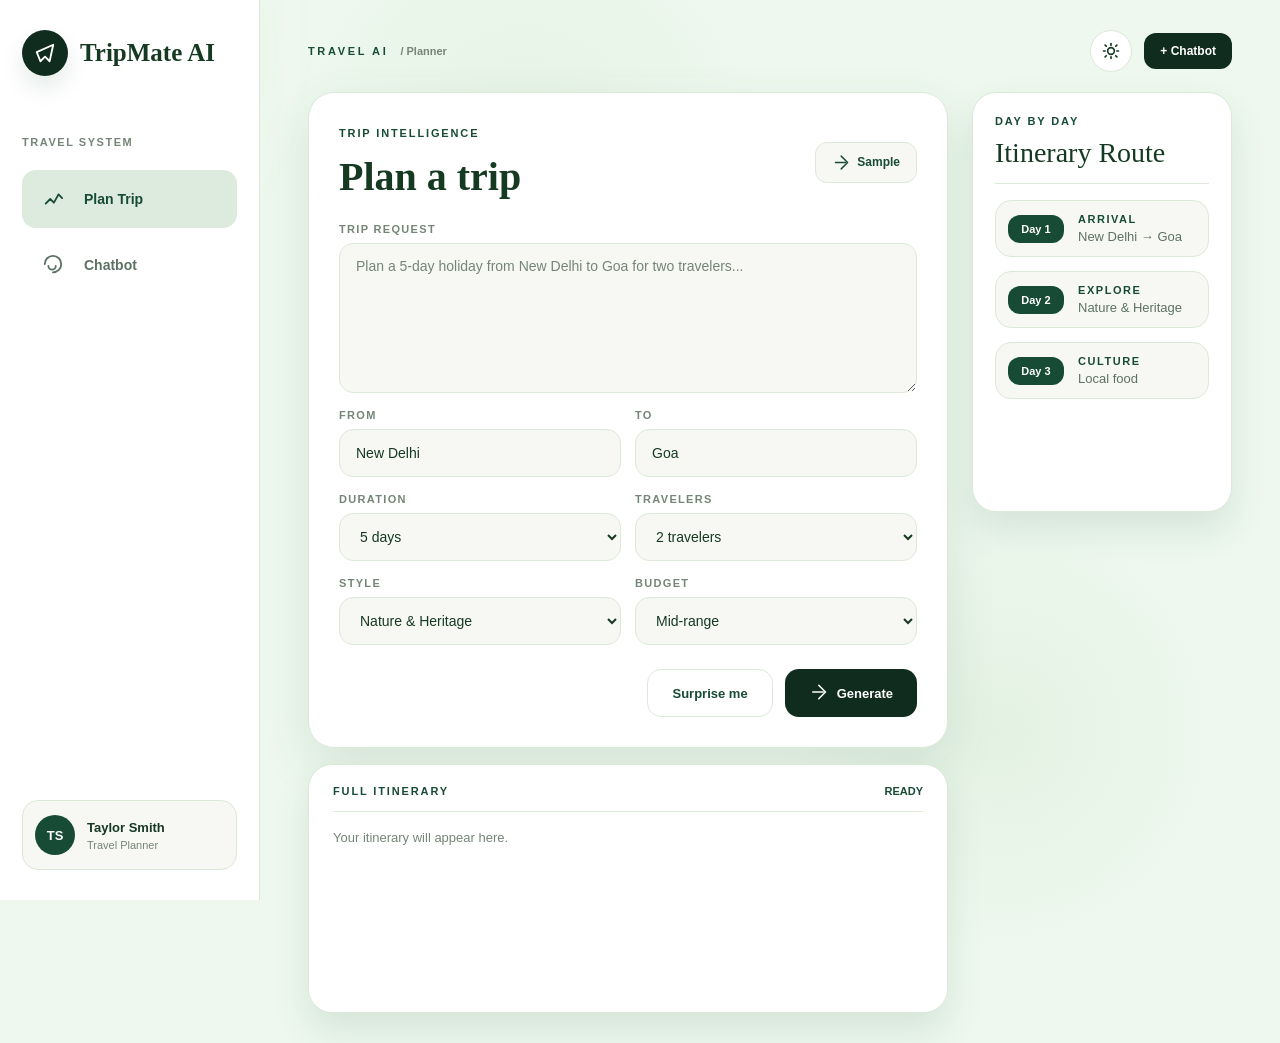
<file: static/index.html>
<!doctype html>
<html lang="en">
<head>
  <meta charset="UTF-8" />
  <meta name="viewport" content="width=device-width, initial-scale=1.0" />
  <title>TripMate AI Planner</title>
  <link rel="stylesheet" href="/static/styles.css" />
</head>
<body>
  <div class="travel-app">
    <aside class="sidebar">
      <div class="logo-wrap">
        <div class="logo-icon">
          <svg viewBox="0 0 24 24" class="icon">
            <path d="M3 11l18-8-4 18-5-5-5 5z"></path>
          </svg>
        </div>
        <span class="logo-text">TripMate AI</span>
      </div>

      <div class="sidebar-title">Travel System</div>

      <nav class="nav-list">
        <a class="nav-item active" href="/">
          <span class="nav-icon">
            <svg viewBox="0 0 24 24" class="icon">
              <path d="M4 17l5-5 4 4 5-9 4 4"></path>
            </svg>
          </span>
          <span>Plan Trip</span>
        </a>
        <a class="nav-item" href="/chat">
          <span class="nav-icon">
            <svg viewBox="0 0 24 24" class="icon">
              <path d="M3 11a9 9 0 0 1 9-9 9 9 0 0 1 9 9 9 9 0 0 1-9 9"></path>
              <path d="M7 13a4 4 0 0 0 8 0"></path>
            </svg>
          </span>
          <span>Chatbot</span>
        </a>
      </nav>

      <div class="sidebar-footer">
        <div class="mini-profile">
          <span class="profile-avatar">TS</span>
          <div>
            <span class="profile-name">Taylor Smith</span>
            <span class="profile-meta">Travel Planner</span>
          </div>
        </div>
      </div>
    </aside>

    <main class="main">
      <section class="topbar">
        <div class="topbar-left">
          <span class="page-kicker">Travel AI</span>
          <span class="page-path">/ Planner</span>
        </div>
        <div class="topbar-right">
          <button class="icon-button" id="themeToggle">
            <svg viewBox="0 0 24 24" class="icon">
              <path d="M12 3v2"></path>
              <path d="M12 19v2"></path>
              <path d="m4.93 4.93 1.41 1.41"></path>
              <path d="m17.66 17.66 1.41 1.41"></path>
              <path d="M3 12h2"></path>
              <path d="M19 12h2"></path>
              <path d="m4.93 19.07 1.41-1.41"></path>
              <path d="m17.66 6.34 1.41-1.41"></path>
              <circle cx="12" cy="12" r="4"></circle>
            </svg>
          </button>
          <a class="new-plan-button" href="/chat">+ Chatbot</a>
        </div>
      </section>

      <section class="planner-layout">
        <section class="left-column">
          <section class="planner-panel">
            <section class="planner-head">
              <div>
                <span class="section-tag">Trip Intelligence</span>
                <h1>Plan a trip</h1>
              </div>
              <button class="sample-button" id="samplePrompt">
                <svg viewBox="0 0 24 24" class="icon">
                  <path d="M5 12h14"></path>
                  <path d="M13 3l9 9-9 9"></path>
                </svg>
                Sample
              </button>
            </section>

            <section class="trip-form-card">
              <form id="tripForm">
                <div class="field-group">
                  <label for="message">Trip request</label>
                  <textarea id="message" name="message" rows="5" required placeholder="Plan a 5-day holiday from New Delhi to Goa for two travelers..."></textarea>
                </div>

                <div class="two-columns">
                  <div class="field-group">
                    <label for="origin">From</label>
                    <input type="text" id="origin" value="New Delhi" />
                  </div>
                  <div class="field-group">
                    <label for="destination">To</label>
                    <input type="text" id="destination" value="Goa" />
                  </div>
                </div>

                <div class="two-columns">
                  <div class="field-group">
                    <label for="duration">Duration</label>
                    <select id="duration">
                      <option selected>5 days</option>
                      <option>3 days</option>
                      <option>7 days</option>
                      <option>10 days</option>
                    </select>
                  </div>
                  <div class="field-group">
                    <label for="travelers">Travelers</label>
                    <select id="travelers">
                      <option selected>2 travelers</option>
                      <option>1 traveler</option>
                      <option>3 travelers</option>
                      <option>Family</option>
                    </select>
                  </div>
                </div>

                <div class="two-columns">
                  <div class="field-group">
                    <label for="style">Style</label>
                    <select id="style">
                      <option selected>Nature & Heritage</option>
                      <option>Food & Culture</option>
                      <option>Adventure</option>
                      <option>Relaxation</option>
                    </select>
                  </div>
                  <div class="field-group">
                    <label for="budget">Budget</label>
                    <select id="budget">
                      <option selected>Mid-range</option>
                      <option>Luxury</option>
                      <option>Budget</option>
                      <option>Premium</option>
                    </select>
                  </div>
                </div>

                <div class="form-actions">
                  <button type="button" class="secondary-button" id="surpriseButton">Surprise me</button>
                  <button type="submit" class="primary-button">
                    <span class="button-icon">
                      <svg viewBox="0 0 24 24" class="icon">
                        <path d="M5 12h14"></path>
                        <path d="M13 3l9 9-9 9"></path>
                      </svg>
                    </span>
                    Generate
                  </button>
                </div>

                <div class="error-box" id="errorBox"></div>
              </form>
            </section>
          </section>

          <section class="itinerary-output-panel">
            <div class="itinerary-output-head">
              <span class="section-tag">Full Itinerary</span>
              <span class="itinerary-status">Ready</span>
            </div>
            <div class="itinerary-output" id="itineraryOutput">
              <div class="empty-output">Your itinerary will appear here.</div>
            </div>
          </section>
        </section>

        <section class="day-panel">
          <section class="day-panel-head">
            <span class="section-tag">Day by day</span>
            <span class="day-panel-title">Itinerary Route</span>
          </section>
          <section class="day-list" id="dayList">
            <article class="day-item">
              <span class="day-marker">Day 1</span>
              <div class="day-card-body">
                <span class="day-route">Arrival</span>
                <span class="day-place">New Delhi → Goa</span>
              </div>
            </article>
            <article class="day-item">
              <span class="day-marker">Day 2</span>
              <div class="day-card-body">
                <span class="day-route">Explore</span>
                <span class="day-place">Nature & Heritage</span>
              </div>
            </article>
            <article class="day-item">
              <span class="day-marker">Day 3</span>
              <div class="day-card-body">
                <span class="day-route">Culture</span>
                <span class="day-place">Local food</span>
              </div>
            </article>
          </section>
        </section>
      </section>
    </main>
  </div>

  <script src="/static/app.js"></script>
</body>
</html>
</html>
</file>
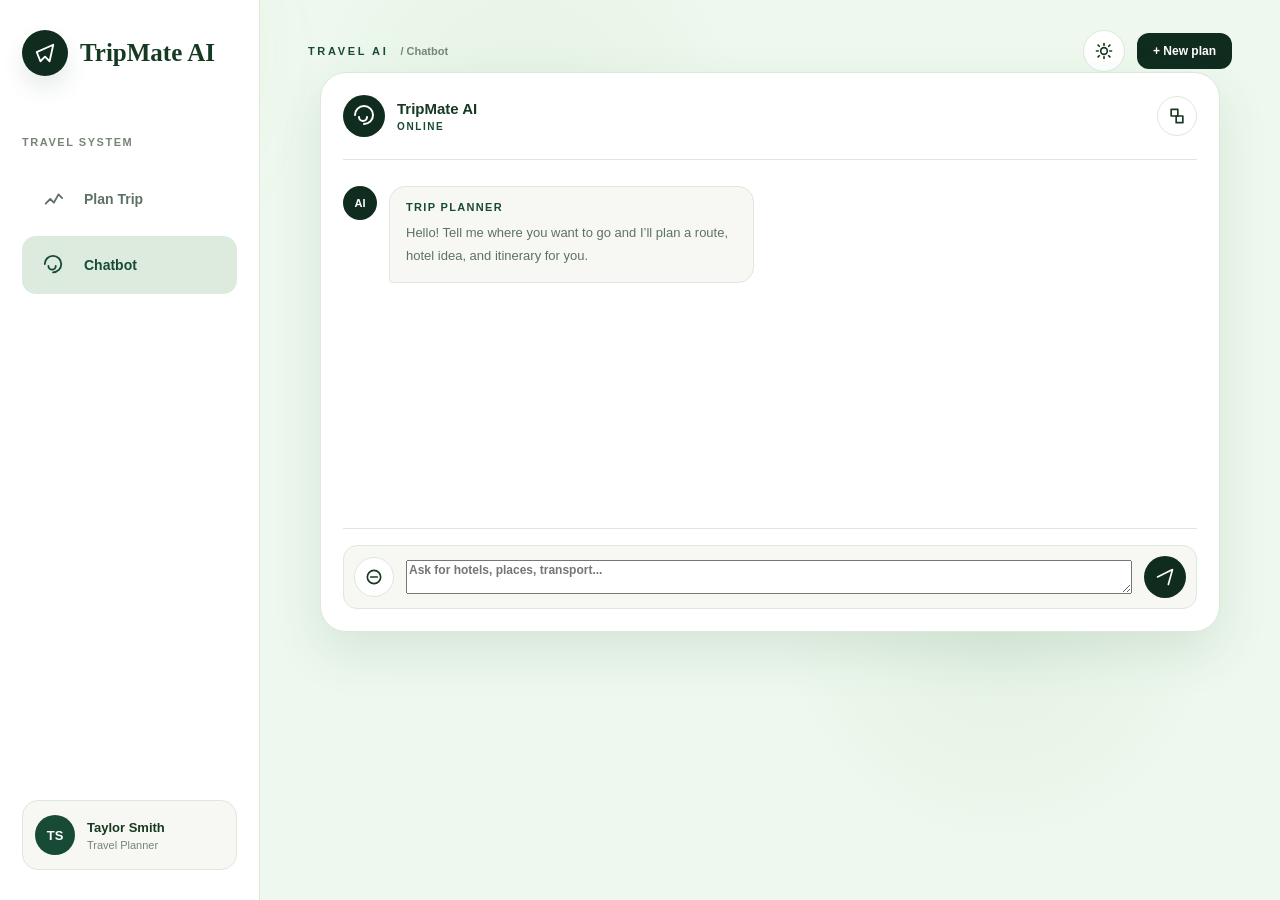
<file: static/chat.html>
<!doctype html>
<html lang="en">
<head>
  <meta charset="UTF-8" />
  <meta name="viewport" content="width=device-width, initial-scale=1.0" />
  <title>TripMate AI Planner - Chat</title>
  <link rel="stylesheet" href="/static/styles.css" />
</head>
<body>
  <div class="travel-app">
    <aside class="sidebar">
      <div class="logo-wrap">
        <div class="logo-icon">
          <svg viewBox="0 0 24 24" class="icon">
            <path d="M3 11l18-8-4 18-5-5-5 5z"></path>
          </svg>
        </div>
        <span class="logo-text">TripMate AI</span>
      </div>

      <div class="sidebar-title">Travel System</div>

      <nav class="nav-list">
        <a class="nav-item" href="/">
          <span class="nav-icon">
            <svg viewBox="0 0 24 24" class="icon">
              <path d="M4 17l5-5 4 4 5-9 4 4"></path>
            </svg>
          </span>
          <span>Plan Trip</span>
        </a>
        <a class="nav-item active" href="/chat">
          <span class="nav-icon">
            <svg viewBox="0 0 24 24" class="icon">
              <path d="M3 11a9 9 0 0 1 9-9 9 9 0 0 1 9 9 9 9 0 0 1-9 9"></path>
              <path d="M7 13a4 4 0 0 0 8 0"></path>
            </svg>
          </span>
          <span>Chatbot</span>
        </a>
      </nav>

      <div class="sidebar-footer">
        <div class="mini-profile">
          <span class="profile-avatar">TS</span>
          <div>
            <span class="profile-name">Taylor Smith</span>
            <span class="profile-meta">Travel Planner</span>
          </div>
        </div>
      </div>
    </aside>

    <main class="main">
      <section class="topbar">
        <div class="topbar-left">
          <span class="page-kicker">Travel AI</span>
          <span class="page-path">/ Chatbot</span>
        </div>
        <div class="topbar-right">
          <button class="icon-button" id="themeToggle">
            <svg viewBox="0 0 24 24" class="icon">
              <path d="M12 3v2"></path>
              <path d="M12 19v2"></path>
              <path d="m4.93 4.93 1.41 1.41"></path>
              <path d="m17.66 17.66 1.41 1.41"></path>
              <path d="M3 12h2"></path>
              <path d="M19 12h2"></path>
              <path d="m4.93 19.07 1.41-1.41"></path>
              <path d="m17.66 6.34 1.41-1.41"></path>
              <circle cx="12" cy="12" r="4"></circle>
            </svg>
          </button>
          <a class="new-plan-button" href="/">+ New plan</a>
        </div>
      </section>

      <section class="chatbot-page">
        <section class="chat-panel chatbot-panel">
          <section class="chat-header">
            <div class="chat-header-left">
              <span class="chat-avatar">
                <svg viewBox="0 0 24 24" class="icon">
                  <path d="M3 11a9 9 0 0 1 9-9 9 9 0 0 1 9 9 9 9 0 0 1-9 9"></path>
                  <path d="M7 13a4 4 0 0 0 8 0"></path>
                </svg>
              </span>
              <div>
                <span class="chat-label">TripMate AI</span>
                <span class="chat-status">Online</span>
              </div>
            </div>
            <div class="chat-actions">
              <button class="icon-button chat-icon">
                <svg viewBox="0 0 24 24" class="icon">
                  <path d="M5 4h8v8H5z"></path>
                  <path d="M11 12h8v8h-8z"></path>
                </svg>
              </button>
            </div>
          </section>

          <section class="chat-stream" id="chatStream">
            <div class="chat-row bot-row">
              <div class="message-avatar">AI</div>
              <div class="chat-bubble">
                <div class="chat-bubble-title">Trip planner</div>
                <p>Hello! Tell me where you want to go and I’ll plan a route, hotel idea, and itinerary for you.</p>
              </div>
            </div>
          </section>

          <section class="chat-input-wrap">
            <div class="chat-input-row">
              <button class="icon-button small-icon">
                <svg viewBox="0 0 24 24" class="icon">
                  <path d="M4 12a8 8 0 0 1 8-8 8 8 0 0 1 8 8 8 8 0 0 1-8 8 8 8 0 0 1-8-8z"></path>
                  <path d="M8 12h8"></path>
                </svg>
              </button>
              <textarea class="chat-input-placeholder" id="chatInput" rows="2" placeholder="Ask for hotels, places, transport..."></textarea>
              <button class="send-button" id="sendButton">
                <svg viewBox="0 0 24 24" class="icon">
                  <path d="M3 12l18-9-5 18  -? "></path>
                </svg>
              </button>
            </div>
          </section>
        </section>
      </section>
    </main>
  </div>

  <script src="/static/app.js"></script>
</body>
</html>
</body>
</html>
</file>
<file: static/styles.css>
:root {
  --bg: #eef8ee;
  --panel: #ffffff;
  --panel-soft: #f7f8f3;
  --text: #163922;
  --text-soft: #5d7164;
  --text-muted: #758577;
  --heading: #163922;
  --sage: #8aa98e;
  --sage-soft: #dcebdd;
  --sage-deep: #174b35;
  --sage-dark: #102c1f;
  --sage-light: #eef7ee;
  --sage-border: #bcd4be;
  --line: #dce9d9;
  --orange: #f7a75d;
  --orange-soft: #ffeede;
  --red: #c15a5a;
  --red-soft: #fde5e5;
  --shadow: rgba(43, 95, 62, 0.12);
  --font-main: "Inter", "Segoe UI", Arial, sans-serif;
}

* {
  box-sizing: border-box;
  font-family: var(--font-main);
}

body {
  margin: 0;
  color: var(--text);
  background:
    radial-gradient(circle at 78% 70%, rgba(146, 194, 140, 0.12), transparent 18%),
    radial-gradient(circle at 41% 13%, rgba(146, 194, 140, 0.10), transparent 20%),
    var(--bg);
  min-height: 100vh;
}

body.dark {
  --bg: #111912;
  --panel: #162719;
  --panel-soft: #1c2f20;
  --text: #eef8ea;
  --text-soft: #b9d1b6;
  --text-muted: #a3b0a1;
  --heading: #eef8ea;
  --sage: #88b080;
  --sage-soft: #1d3828;
  --sage-deep: #cedbc9;
  --sage-dark: #0b2219;
  --sage-light: #182a20;
  --sage-border: #314b2d;
  --line: #314b2d;
  --shadow: rgba(0, 0, 0, 0.35);
}

body::before {
  content: "";
  position: fixed;
  width: 260px;
  height: 260px;
  border-radius: 50%;
  left: -70px;
  top: -80px;
  background: rgba(144, 197, 150, 0.22);
  filter: blur(60px);
  pointer-events: none;
}

.travel-app {
  min-height: 100vh;
  display: flex;
}

.sidebar {
  width: 260px;
  background: var(--panel);
  border-right: 1px solid var(--line);
  padding: 30px 22px;
  position: sticky;
  top: 0;
  height: 100vh;
  display: flex;
  flex-direction: column;
}

.logo-wrap {
  display: flex;
  align-items: center;
  gap: 12px;
}

.logo-icon {
  width: 46px;
  height: 46px;
  border-radius: 50%;
  background: var(--sage-dark);
  color: #ffffff;
  display: flex;
  align-items: center;
  justify-content: center;
  box-shadow: 0 12px 22px var(--shadow);
}

.logo-icon .icon,
.nav-icon .icon,
.chat-avatar .icon,
.sample-button .icon,
.primary-button .icon,
.icon-button .icon,
.send-button .icon {
  width: 22px;
  height: 22px;
  fill: none;
  stroke: currentColor;
  stroke-width: 2;
  stroke-linecap: round;
  stroke-linejoin: round;
}

.logo-text {
  font-family: Georgia, 'Times New Roman', serif;
  font-size: 25px;
  font-weight: 700;
  color: var(--heading);
}

.sidebar-title {
  margin-top: 60px;
  color: var(--text-muted);
  font-size: 11px;
  font-weight: 900;
  letter-spacing: 0.14em;
  text-transform: uppercase;
}

.nav-list {
  margin-top: 22px;
}

.nav-item {
  display: flex;
  align-items: center;
  gap: 14px;
  text-decoration: none;
  color: var(--text-soft);
  padding: 12px 14px;
  border-radius: 14px;
  font-size: 14px;
  font-weight: 800;
  margin-bottom: 8px;
  transition: 250ms ease all;
}

.nav-item .nav-icon {
  width: 34px;
  height: 34px;
  border-radius: 10px;
  display: flex;
  align-items: center;
  justify-content: center;
}

.nav-item.active {
  background: var(--sage-soft);
  color: var(--sage-deep);
}

.nav-item:hover {
  background: var(--sage-soft);
  color: var(--sage-deep);
  transform: translateX(4px);
}

.sidebar-footer {
  margin-top: auto;
}

.mini-profile {
  display: flex;
  align-items: center;
  gap: 12px;
  padding: 14px 12px;
  border-radius: 16px;
  border: 1px solid var(--line);
  background: var(--panel-soft);
}

.profile-avatar {
  width: 40px;
  height: 40px;
  border-radius: 50%;
  display: flex;
  align-items: center;
  justify-content: center;
  background: var(--sage-deep);
  color: #ffffff;
  font-size: 13px;
  font-weight: 900;
}

.profile-name {
  display: block;
  color: var(--heading);
  font-size: 13px;
  font-weight: 800;
}

.profile-meta {
  display: block;
  color: var(--text-muted);
  font-size: 11px;
  margin-top: 4px;
}

.main {
  flex: 1;
  padding: 30px 48px;
}

.topbar {
  display: flex;
  align-items: center;
  justify-content: space-between;
}

.topbar-left {
  display: flex;
  align-items: center;
  gap: 12px;
}

.page-kicker {
  color: var(--sage-deep);
  font-size: 11px;
  font-weight: 900;
  text-transform: uppercase;
  letter-spacing: 0.24em;
}

.page-path {
  color: var(--text-muted);
  font-size: 11px;
  font-weight: 700;
}

.topbar-right {
  display: flex;
  align-items: center;
  gap: 12px;
}

.icon-button {
  width: 42px;
  height: 42px;
  border-radius: 50%;
  border: 1px solid var(--line);
  background: var(--panel);
  color: var(--text);
  display: flex;
  align-items: center;
  justify-content: center;
  cursor: pointer;
}

.icon-button .icon {
  width: 20px;
  height: 20px;
}

.new-plan-button {
  border: none;
  background: var(--sage-dark);
  color: #ffffff;
  padding: 11px 16px;
  border-radius: 12px;
  font-family: var(--font-main);
  font-size: 12px;
  font-weight: 800;
  cursor: pointer;
}

.layout-grid {
  display: grid;
  grid-template-columns: minmax(460px, 0.95fr) minmax(420px, 0.85fr);
  gap: 28px;
  align-items: stretch;
  margin-top: 26px;
}

.planner-panel,
.chat-panel {
  background: var(--panel);
  border: 1px solid var(--line);
  border-radius: 26px;
  box-shadow: 0 20px 50px var(--shadow);
}

.planner-panel {
  padding: 30px;
}

.planner-head {
  display: flex;
  align-items: center;
  justify-content: space-between;
  gap: 16px;
}

.section-tag {
  font-size: 11px;
  font-weight: 900;
  letter-spacing: 0.17em;
  color: var(--sage-deep);
  text-transform: uppercase;
}

.planner-head h1 {
  margin: 12px 0 0;
  font-family: Georgia, 'Times New Roman', serif;
  font-size: clamp(40px, 2vw, 50px);
  color: var(--heading);
  line-height: 1.2;
}

.sample-button {
  display: flex;
  align-items: center;
  gap: 8px;
  padding: 11px 16px;
  border-radius: 12px;
  border: 1px solid var(--line);
  background: var(--panel-soft);
  color: var(--sage-deep);
  font-family: var(--font-main);
  font-size: 12px;
  font-weight: 900;
  cursor: pointer;
}

.sample-button .icon {
  width: 17px;
  height: 17px;
}

.trip-form-card {
  margin-top: 24px;
}

#tripForm {
  display: flex;
  flex-direction: column;
  gap: 16px;
}

.field-group {
  display: flex;
  flex-direction: column;
}

.field-group label {
  color: var(--text-muted);
  font-size: 11px;
  font-weight: 900;
  letter-spacing: 0.12em;
  text-transform: uppercase;
  margin-bottom: 8px;
}

.field-group textarea,
.field-group input,
.field-group select {
  width: 100%;
  border-radius: 14px;
  border: 1px solid var(--line);
  background: var(--panel-soft);
  color: var(--text);
  font-family: var(--font-main);
  font-size: 14px;
  padding: 14px 16px;
  outline: none;
  transition: 260ms ease all;
}

.field-group textarea {
  min-height: 150px;
  resize: vertical;
}

.field-group textarea::placeholder {
  color: var(--text-muted);
}

.field-group input,
.field-group select {
  min-height: 48px;
}

.field-group textarea:focus,
.field-group input:focus,
.field-group select:focus {
  border-color: var(--sage);
  box-shadow: 0 0 0 4px var(--sage-soft);
}

.two-columns {
  display: grid;
  grid-template-columns: repeat(2, minmax(150px, 1fr));
  gap: 14px;
}

.form-actions {
  display: flex;
  justify-content: flex-end;
  align-items: center;
  gap: 12px;
  margin-top: 8px;
}

.primary-button {
  background: var(--sage-dark);
  color: #ffffff;
  border: none;
  height: 48px;
  padding: 0 24px;
  border-radius: 14px;
  font-family: var(--font-main);
  font-size: 13px;
  font-weight: 900;
  display: flex;
  align-items: center;
  gap: 10px;
  cursor: pointer;
  transition: 280ms ease all;
}

.primary-button .icon {
  width: 18px;
  height: 18px;
}

.primary-button:hover {
  transform: translateY(-2px);
  background: var(--sage-deep);
}

.secondary-button {
  background: transparent;
  color: var(--sage-deep);
  border: 1px solid var(--line);
  height: 48px;
  padding: 0 24px;
  border-radius: 14px;
  font-family: var(--font-main);
  font-size: 13px;
  font-weight: 900;
  cursor: pointer;
}

.secondary-button:hover {
  background: var(--sage-soft);
}

.error-box {
  display: none;
  margin-top: 14px;
  padding: 12px 14px;
  border-radius: 12px;
  background: var(--red-soft);
  color: var(--red);
  border: 1px solid var(--red);
  font-size: 12px;
  font-weight: 800;
}

.error-box.visible {
  display: block;
}

.chat-panel {
  padding: 22px;
  display: flex;
  flex-direction: column;
  gap: 14px;
  min-height: 620px;
}

.chat-header {
  display: flex;
  align-items: center;
  justify-content: space-between;
  padding-bottom: 22px;
  border-bottom: 1px solid var(--line);
}

.chat-header-left {
  display: flex;
  align-items: center;
  gap: 12px;
}

.chat-avatar {
  width: 42px;
  height: 42px;
  border-radius: 50%;
  background: var(--sage-dark);
  color: #ffffff;
  display: flex;
  align-items: center;
  justify-content: center;
}

.chat-avatar .icon {
  width: 24px;
  height: 24px;
}

.chat-label {
  display: block;
  color: var(--heading);
  font-size: 15px;
  font-weight: 900;
}

.chat-status {
  display: block;
  margin-top: 4px;
  color: var(--sage-deep);
  font-size: 10px;
  font-weight: 800;
  letter-spacing: 0.16em;
  text-transform: uppercase;
}

.chat-actions {
  display: flex;
  align-items: center;
}

.chat-icon {
  width: 40px;
  height: 40px;
}

.chat-stream {
  flex: 1;
  overflow-y: auto;
  display: flex;
  flex-direction: column;
  gap: 14px;
  padding: 12px 0;
}

.chat-row {
  display: flex;
  align-items: flex-start;
  gap: 12px;
}

.chat-row.user-row {
  flex-direction: row-reverse;
}

.message-avatar {
  width: 34px;
  height: 34px;
  border-radius: 50%;
  background: var(--sage-dark);
  color: #ffffff;
  display: flex;
  align-items: center;
  justify-content: center;
  font-size: 11px;
  font-weight: 900;
}

.chat-row.user-row .message-avatar {
  background: var(--sage);
}

.chat-bubble {
  max-width: min(90%, 365px);
  background: var(--panel-soft);
  border: 1px solid var(--line);
  border-radius: 16px 16px 16px 4px;
  padding: 14px 16px;
}

.user-row .chat-bubble {
  border-radius: 16px 16px 4px 16px;
  background: var(--sage-soft);
}

.chat-bubble-title {
  color: var(--sage-deep);
  font-size: 11px;
  font-weight: 900;
  letter-spacing: 0.12em;
  text-transform: uppercase;
}

.chat-bubble p {
  margin: 8px 0 0;
  color: var(--text-soft);
  font-size: 13px;
  line-height: 1.8;
}

.formatted-output {
  color: var(--text-soft);
  font-size: 13px;
  line-height: 1.8;
}

.itinerary-heading {
  color: var(--heading);
  font-size: 16px;
  font-weight: 900;
  margin-top: 12px;
  margin-bottom: 8px;
  border-bottom: 1px solid var(--line);
  padding-bottom: 5px;
}

.itinerary-bullet {
  margin: 4px 0 4px 18px;
  list-style: disc;
}

.itinerary-paragraph {
  margin: 6px 0;
}

.chat-input-wrap {
  border-top: 1px solid var(--line);
  padding-top: 16px;
}

.chat-input-row {
  display: flex;
  align-items: center;
  gap: 12px;
  padding: 10px;
  background: var(--panel-soft);
  border-radius: 14px;
  border: 1px solid var(--line);
}

.chat-input-placeholder {
  flex: 1;
  color: var(--text-muted);
  font-size: 12px;
  font-weight: 700;
}

.small-icon {
  width: 40px !important;
  height: 40px !important;
}

.send-button {
  width: 42px;
  height: 42px;
  border-radius: 50%;
  border: none;
  background: var(--sage-dark);
  color: #ffffff;
  display: flex;
  align-items: center;
  justify-content: center;
  cursor: pointer;
}

.send-button .icon {
  width: 20px;
  height: 20px;
  fill: none;
  stroke: currentColor;
  stroke-width: 2;
  stroke-linecap: round;
  stroke-linejoin: round;
}

.chat-stream.loading .chat-bubble {
  border-color: var(--sage);
}

.loader {
  display: inline-flex;
  align-items: center;
  gap: 8px;
  color: var(--text-soft);
}

.loader-dot {
  width: 8px;
  height: 8px;
  border-radius: 50%;
  background: var(--sage);
  display: inline-block;
  animation: pulse 900ms infinite;
}

@keyframes pulse {
  50% { opacity: 0.4; transform: scale(0.9); }
}

a.new-plan-button {
  color: #fff;
  text-decoration: none;
  padding: 11px 16px;
  border-radius: 12px;
}

.planner-layout {
  display: grid;
  grid-template-columns: minmax(620px, 2fr) minmax(260px, 0.8fr);
  gap: 24px;
  align-items: start;
  margin-top: 20px;
}

.left-column {
  display: flex;
  flex-direction: column;
  gap: 16px;
}

.planner-panel {
  padding: 30px;
}

.trip-form-card {
  margin-top: 22px;
}

.itinerary-output-panel {
  background: var(--panel);
  border: 1px solid var(--line);
  border-radius: 24px;
  box-shadow: 0 18px 36px var(--shadow);
  padding: 20px 24px;
}

.itinerary-output-head {
  display: flex;
  align-items: center;
  justify-content: space-between;
  gap: 12px;
  padding-bottom: 14px;
  border-bottom: 1px solid var(--line);
}

.itinerary-status {
  color: var(--sage-deep);
  font-size: 11px;
  font-weight: 900;
  text-transform: uppercase;
}

.itinerary-output {
  padding-top: 18px;
  color: var(--text-soft);
  min-height: 180px;
}

.empty-output {
  color: var(--text-muted);
  font-size: 13px;
}

.formatted-output {
  font-size: 13px;
  line-height: 1.8;
  color: var(--text-soft);
}

.formatted-output .itinerary-heading {
  color: var(--heading);
  font-weight: 900;
  font-size: 15px;
  border-bottom: 1px solid var(--line);
  margin-top: 14px;
  padding-bottom: 4px;
}

.formatted-output .itinerary-bullet {
  margin: 4px 0 4px 16px;
}

.formatted-output .itinerary-paragraph {
  margin: 4px 0;
}

.day-panel {
  background: var(--panel);
  border: 1px solid var(--line);
  border-radius: 24px;
  box-shadow: 0 18px 36px var(--shadow);
  padding: 22px;
  min-height: 420px;
}

.day-panel-head {
  display: flex;
  flex-direction: column;
  gap: 10px;
  border-bottom: 1px solid var(--line);
  padding-bottom: 14px;
}

.day-panel-title {
  color: var(--heading);
  font-family: Georgia, 'Times New Roman', serif;
  font-size: 28px;
}

.day-list {
  display: flex;
  flex-direction: column;
  gap: 14px;
  margin-top: 16px;
}

.day-item {
  display: flex;
  align-items: center;
  gap: 14px;
  padding: 12px;
  border-radius: 16px;
  background: var(--panel-soft);
  border: 1px solid var(--line);
}

.day-marker {
  min-width: 56px;
  padding: 8px 10px;
  border-radius: 12px;
  background: var(--sage-deep);
  color: #fff;
  font-size: 11px;
  font-weight: 900;
  text-align: center;
}

.day-card-body {
  display: flex;
  flex-direction: column;
  gap: 4px;
}

.day-route {
  color: var(--sage-deep);
  font-size: 11px;
  font-weight: 900;
  letter-spacing: 0.14em;
  text-transform: uppercase;
}

.day-place {
  color: var(--text-soft);
  font-size: 13px;
}

.chatbot-page {
  display: flex;
  justify-content: center;
  align-items: stretch;
}

.chatbot-page .chat-panel {
  width: min(900px, 100%);
  min-height: 560px;
}

@media (max-width: 1100px) {
  .travel-app {
    flex-wrap: wrap;
  }

  .sidebar {
    width: 100%;
    height: auto;
    position: static;
  }

  .planner-layout {
    grid-template-columns: 1fr;
  }

  .chat-panel {
    min-height: 420px;
  }
}

@media (max-width: 760px) {
  .main {
    padding: 20px;
  }

  .planner-layout {
    grid-template-columns: 1fr;
  }

  .two-columns {
    grid-template-columns: 1fr;
  }

  .planner-head,
  .topbar {
    align-items: flex-start;
    flex-wrap: wrap;
  }

  .planner-panel {
    padding: 20px;
  }
}
</file>
